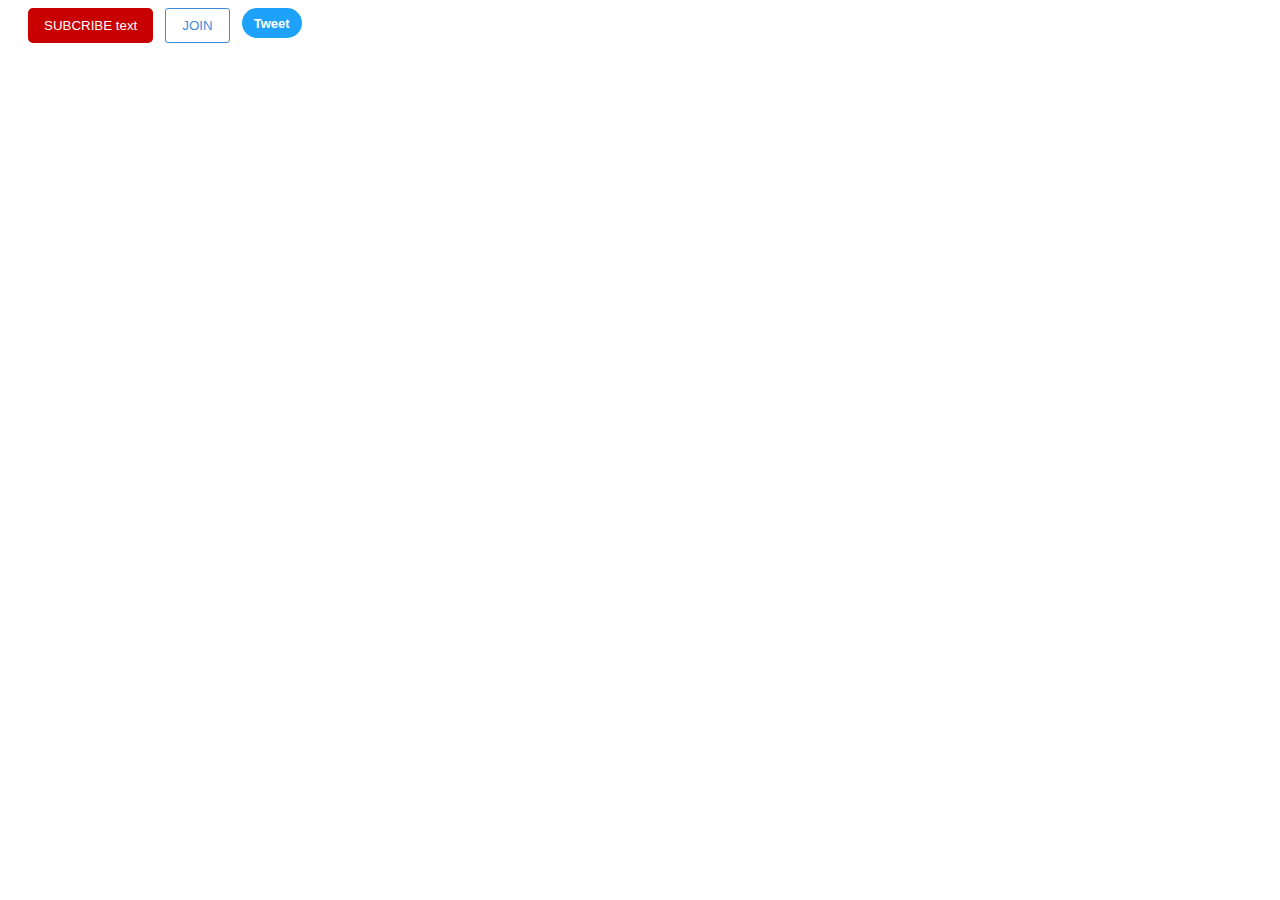
<file: index.html>
<!DOCTYPE html>
<html lang="en">
  <head>
    <meta charset="UTF-8" />
    <meta http-equiv="X-UA-Compatible" content="IE=edge" />
    <meta name="viewport" content="width=device-width, initial-scale=1.0" />
    <title>Buttons</title>
    <style>
      .subcribe-button {
        background-color: rgb(200, 0, 0);
        color: white;
        border: none;
        margin-left: 20px;
        margin-right: 8px;
        padding-left: 16px;
        padding-right: 16px;
        padding-top: 10px; 
        padding-bottom: 10px;
        border-radius: 5px;
        cursor: pointer;
        
        transition: opacity 0.15s;
       vertical-align: top;
      }
      .subcribe-button:hover {
        opacity: 0.8;
      }
      .subcribe-button:active {
        opacity: 0.4;
      }
      .join-button {
        background-color: white;
        color: rgb(62, 139, 222);
        border-color: rgb(62, 139, 222);
        border-style: solid;
        border-width: 1px;
        border-radius: 3px;
     
        padding-left: 16px;
        padding-right: 16px;
        padding-top: 9px; 
        padding-bottom: 9px;
        cursor: pointer;
        
        
        transition: background-color 0.15s, color 0.15s;
       
      }
      .join-button:hover {
        background-color: rgb(62, 139, 222);
        color: white;
      }
      .join-button:active {
        opacity: 0.7;
      }
      .tweet-button {
        background-color: rgb(30, 161, 248);
        color: white;
        border: none;
        border-radius: 15px;
        height: 30px;
        width: 60px;
        font-weight: bold;
        font-size: small;
        cursor: pointer;
        margin-left: 8px;
        transition: box-shadow 0.15s;
        vertical-align: top;
      }
      .tweet-button:hover {
        box-shadow: 3px 3px 0px rgba(0, 0, 0, 0.15);

      }
      .tweet-button:active{
        box-shadow: 5px 5px 10px rgba(0, 0, 0, 0.15);

      }
      .thumnail{       
        width: 500px;
        height: 500px;   
        cursor: pointer;
        border-radius: 250px;
        object-fit: cover;
      }
      .search{
        font-size: 50px;
        margin-left: 10px;
      }
    </style>
  </head>
  <body>
    <button class="subcribe-button">SUBCRIBE text</button>
    <button class="join-button">JOIN</button>
    <button class="tweet-button">Tweet</button>
    
  </body>
</html>
</file>
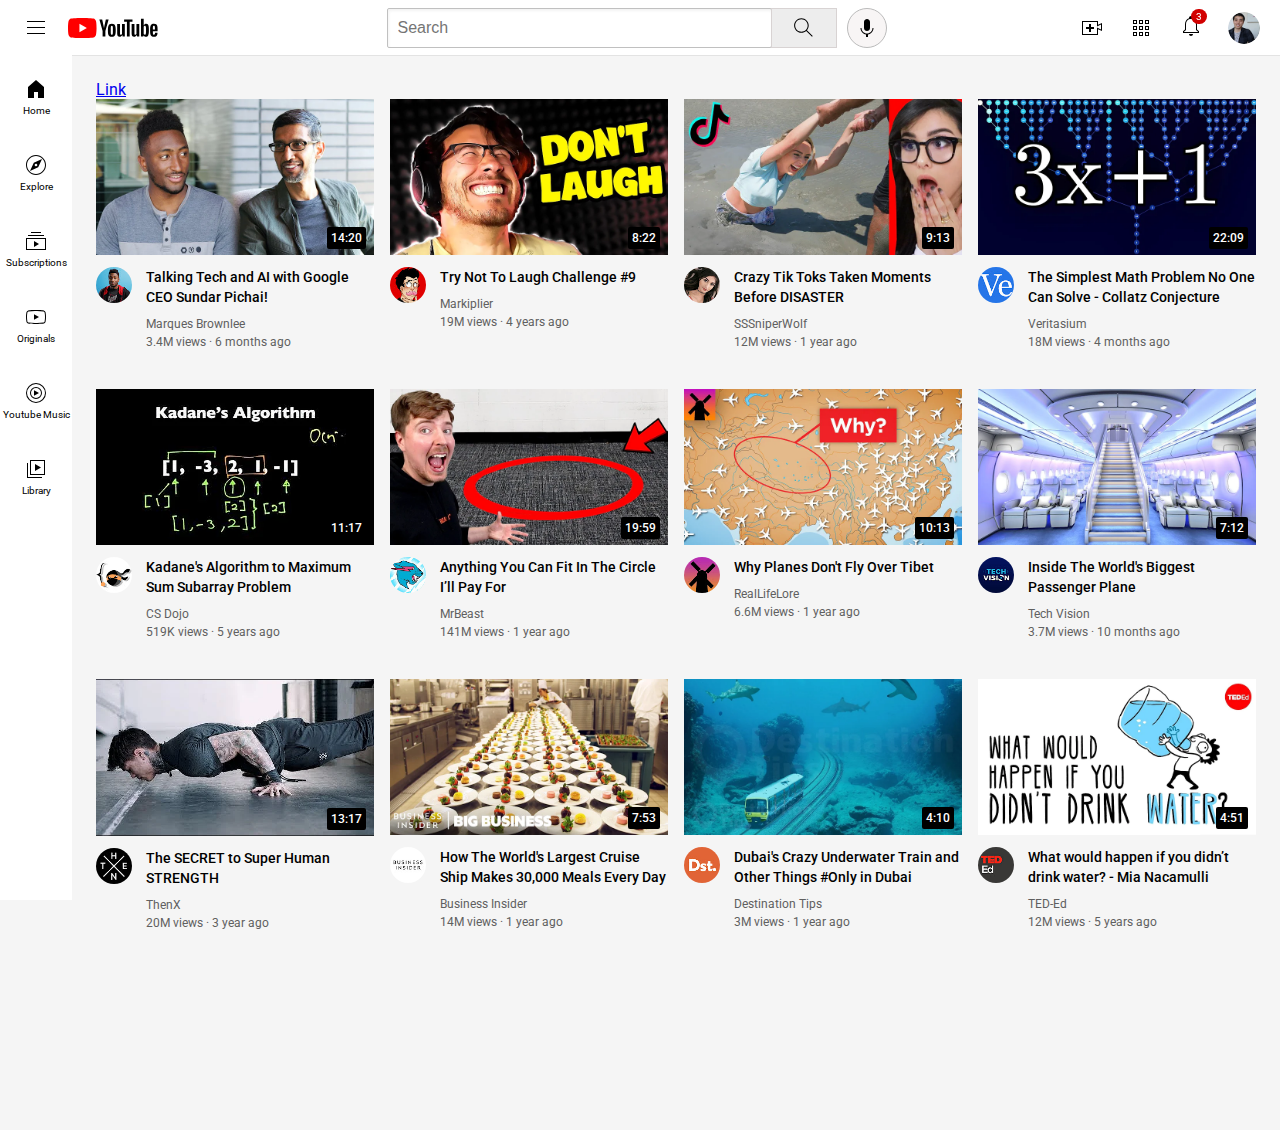
<file: youtube.html>
<!DOCTYPE html>
<html lang="en">
  <head>
    <title>Youtube.com Clone</title>
    <link rel="preconnect" href="https://fonts.googleapis.com" />
    <link rel="preconnect" href="https://fonts.gstatic.com" crossorigin />
    <link
      href="https://fonts.googleapis.com/css2?family=Roboto:wght@400;500;700&display=swap"
      rel="stylesheet"
    />
    <link rel="stylesheet" href="styles/general.css" />
    <link rel="stylesheet" href="styles/header.css" />
    <link rel="stylesheet" href="styles/video.css" />
    <link rel="stylesheet" href="styles/sidebar.css" />
  </head>
  <body>
    <header class="header">
      <div class="left-section">
        <img class="hamburger" src="icons/hamburger-menu.svg" />
        <img class="youtube-logo" src="icons/youtube-logo.svg" />
      </div>
      <div class="middle-section">
        <input class="search-bar" type="text" placeholder="Search" />
        <button class="search-button">
          <img class="search-icon" src="icons/search.svg" />
          <div class="tooltip">Search</div>
        </button>
        <button class="voice-button">
          <img class="voice-icon" src="icons/voice-search-icon.svg" />
          <div class="tooltip">Search with your voice</div>
        </button>
      </div>
      <div class="right-section">
        <div class="upload-icon-container">
          <img class="upload-icon" src="icons/upload.svg" />
          <div class="tooltip">Create</div>
        </div>

        <img class="youtube-app-icon" src="icons/youtube-apps.svg" />
        <div class="notification-icon-container">
          <img class="notification-icon" src="icons/notifications.svg" />
          <div class="notification-count">3</div>
        </div>

        <img
          class="current-user-picture"
          src="channel-pictures/my-channel.jpeg"
        />
      </div>
    </header>
    <nav class="sidebar">
      <div class="sidebar-link">
        <img src="icons/home.svg" />
        <div>Home</div>
      </div>
      <div class="sidebar-link">
        <img src="icons/explore.svg" />
        <div>Explore</div>
      </div>
      <div class="sidebar-link">
        <img src="icons/subscriptions.svg" />
        <div>Subscriptions</div>
      </div>
      <div class="sidebar-link">
        <img src="icons/originals.svg" />
        <div>Originals</div>
      </div>
      <div class="sidebar-link">
        <img src="icons/youtube-music.svg" />
        <div>Youtube Music</div>
      </div>
      <div class="sidebar-link">
        <img src="icons/library.svg" />
        <div>Library</div>
      </div> 
    </nav>
    <main>
      <a href="https://00stickman123.github.io/first-project/" target="_blank">Link</a>
      <section class="video-grid">
        <div class="video-preview">
          <div class="thumbnail-row">
            <img class="thumbnail" src="thumbnails/thumbnail-1.webp" />
            <div class="video-time">14:20</div>
          </div>
          <div class="video-info-grid">
            <div class="channel-picture">
              <img
                class="profile-picture"
                src="channel-pictures/channel-1.jpeg"
                alt=""
              />
            </div>
            <div class="video-info">
              <p class="video-tittle">
                Talking Tech and AI with Google CEO Sundar Pichai!
              </p>
              <p class="video-author">Marques Brownlee</p>
              <p class="video-stats">3.4M views &#183; 6 months ago</p>
            </div>
          </div>
        </div>
        <div class="video-preview">
          <div class="thumbnail-row">
            <img class="thumbnail" src="thumbnails/thumbnail-2.webp" alt="" />
            <div class="video-time">8:22</div>
          </div>
          <div class="video-info-grid">
            <div class="channel-picture">
              <img
                class="profile-picture"
                src="channel-pictures/channel-2.jpeg"
                alt=""
              />
            </div>
            <div class="video-info">
              <p class="video-tittle">Try Not To Laugh Challenge #9</p>
              <p class="video-author">Markiplier</p>
              <p class="video-stats">19M views &#183; 4 years ago</p>
            </div>
          </div>
        </div>
        <div class="video-preview">
          <div class="thumbnail-row">
            <img class="thumbnail" src="thumbnails/thumbnail-3.webp" alt="" />
            <div class="video-time">9:13</div>
          </div>
          <div class="video-info-grid">
            <div class="channel-picture">
              <img
                class="profile-picture"
                src="channel-pictures/channel-3.jpeg"
                alt=""
              />
            </div>
            <div class="video-info">
              <p class="video-tittle">
                Crazy Tik Toks Taken Moments Before DISASTER
              </p>
              <p class="video-author">SSSniperWolf</p>
              <p class="video-stats">12M views &#183; 1 year ago</p>
            </div>
          </div>
        </div>
        <div class="video-preview">
          <div class="thumbnail-row">
            <img class="thumbnail" src="thumbnails/thumbnail-4.webp" alt="" />
            <div class="video-time">22:09</div>
          </div>
          <div class="video-info-grid">
            <div class="channel-picture">
              <img
                class="profile-picture"
                src="channel-pictures/channel-4.jpeg"
                alt=""
              />
            </div>
            <div class="video-info">
              <p class="video-tittle">
                The Simplest Math Problem No One Can Solve - Collatz Conjecture
              </p>
              <p class="video-author">Veritasium</p>
              <p class="video-stats">18M views &#183; 4 months ago</p>
            </div>
          </div>
        </div>
        <div class="video-preview">
          <div class="thumbnail-row">
            <img class="thumbnail" src="thumbnails/thumbnail-5.webp" alt="" />
            <div class="video-time">11:17</div>
          </div>
          <div class="video-info-grid">
            <div class="channel-picture">
              <img
                class="profile-picture"
                src="channel-pictures/channel-5.jpeg"
                alt=""
              />
            </div>
            <div class="video-info">
              <p class="video-tittle">
                Kadane's Algorithm to Maximum Sum Subarray Problem
              </p>
              <p class="video-author">CS Dojo</p>
              <p class="video-stats">519K views &#183; 5 years ago</p>
            </div>
          </div>
        </div>
        <div class="video-preview">
          <div class="thumbnail-row">
            <img class="thumbnail" src="thumbnails/thumbnail-6.webp" alt="" />
            <div class="video-time">19:59</div>
          </div>
          <div class="video-info-grid">
            <div class="channel-picture">
              <img
                class="profile-picture"
                src="channel-pictures/channel-6.jpeg"
                alt=""
              />
            </div>
            <div class="video-info">
              <p class="video-tittle">
                Anything You Can Fit In The Circle I’ll Pay For
              </p>
              <p class="video-author">MrBeast</p>
              <p class="video-stats">141M views &#183; 1 year ago</p>
            </div>
          </div>
        </div>
        <div class="video-preview">
          <div class="thumbnail-row">
            <img class="thumbnail" src="thumbnails/thumbnail-7.webp" alt="" />
            <div class="video-time">10:13</div>
          </div>
          <div class="video-info-grid">
            <div class="channel-picture">
              <img
                class="profile-picture"
                src="channel-pictures/channel-7.jpeg"
                alt=""
              />
            </div>
            <div class="video-info">
              <p class="video-tittle">Why Planes Don't Fly Over Tibet</p>
              <p class="video-author">RealLifeLore</p>
              <p class="video-stats">6.6M views &#183; 1 year ago</p>
            </div>
          </div>
        </div>
        <div class="video-preview">
          <div class="thumbnail-row">
            <img class="thumbnail" src="thumbnails/thumbnail-8.webp" alt="" />
            <div class="video-time">7:12</div>
          </div>
          <div class="video-info-grid">
            <div class="channel-picture">
              <img
                class="profile-picture"
                src="channel-pictures/channel-8.jpeg"
                alt=""
              />
            </div>
            <div class="video-info">
              <p class="video-tittle">
                Inside The World's Biggest Passenger Plane
              </p>
              <p class="video-author">Tech Vision</p>
              <p class="video-stats">3.7M views &#183; 10 months ago</p>
            </div>
          </div>
        </div>
        <div class="video-preview">
          <div class="thumbnail-row">
            <img class="thumbnail" src="thumbnails/thumbnail-9.webp" alt="" />
            <div class="video-time">13:17</div>
          </div>
          <div class="video-info-grid">
            <div class="channel-picture">
              <img
                class="profile-picture"
                src="channel-pictures/channel-9.jpeg"
                alt=""
              />
            </div>
            <div class="video-info">
              <p class="video-tittle">The SECRET to Super Human STRENGTH</p>
              <p class="video-author">ThenX</p>
              <p class="video-stats">20M views &#183; 3 year ago</p>
            </div>
          </div>
        </div>
        <div class="video-preview">
          <div class="thumbnail-row">
            <img class="thumbnail" src="thumbnails/thumbnail-10.webp" alt="" />
            <div class="video-time">7:53</div>
          </div>
          <div class="video-info-grid">
            <div class="channel-picture">
              <img
                class="profile-picture"
                src="channel-pictures/channel-10.jpeg"
                alt=""
              />
            </div>
            <div class="video-info">
              <p class="video-tittle">
                How The World's Largest Cruise Ship Makes 30,000 Meals Every Day
              </p>
              <p class="video-author">Business Insider</p>
              <p class="video-stats">14M views &#183; 1 year ago</p>
            </div>
          </div>
        </div>
        <div class="video-preview">
          <div class="thumbnail-row">
            <img class="thumbnail" src="thumbnails/thumbnail-11.webp" alt="" />
            <div class="video-time">4:10</div>
          </div>
          <div class="video-info-grid">
            <div class="channel-picture">
              <img
                class="profile-picture"
                src="channel-pictures/channel-11.jpeg"
                alt=""
              />
            </div>
            <div class="video-info">
              <p class="video-tittle">
                Dubai's Crazy Underwater Train and Other Things #Only in Dubai
              </p>
              <p class="video-author">Destination Tips</p>
              <p class="video-stats">3M views &#183; 1 year ago</p>
            </div>
          </div>
        </div>
        <div class="video-preview">
          <div class="thumbnail-row">
            <img class="thumbnail" src="thumbnails/thumbnail-12.webp" alt="" />
            <div class="video-time">4:51</div>
          </div>
          <div class="video-info-grid">
            <div class="channel-picture">
              <img
                class="profile-picture"
                src="channel-pictures/channel-12.jpeg"
                alt=""
              />
            </div>
            <div class="video-info">
              <p class="video-tittle">
                What would happen if you didn’t drink water? - Mia Nacamulli
              </p>
              <p class="video-author">TED-Ed</p>
              <p class="video-stats">12M views &#183; 5 years ago</p>
            </div>
          </div>
        </div>
      </section>
    </main>
  </body>
</html>
</file>
<file: styles/general.css>
p {
    margin-top: 0;
    margin-bottom: 0;
  }
 body{
  font-family: Roboto, arial;
   margin: 0;
   padding-top: 80px;
   padding-left: 96px;
  padding-right: 24px;
  padding-bottom: 200px;
  background-color: rgb(245, 245, 245);
 }
</file>
<file: styles/header.css>
.header{
    height: 55px;
    display: flex;
    flex-direction: row;
    justify-content: space-between;
    position:fixed;
    top: 0;
    left: 0;
    right: 0;
    background-color: white;
    border-bottom-width: 1px;
    border-bottom-style:solid;
    border-bottom-color: rgb(227, 227, 227);
    z-index: 100;
}
.left-section{
    display: flex;
    align-items: center;
}
.middle-section{
    flex: 1;
    margin-left: 70px;
    margin-right: 35px;
    max-width: 500px;
    display: flex;
    align-items: center;
}
.right-section{
    width: 180px;
    margin-right: 20px;
    display: flex;
    align-items: center;
    justify-content: space-between;
    flex-shrink: 0;
}
.hamburger{
    height: 24px;
    margin-left: 24px;
    margin-right: 20px;
    cursor: pointer;
}
.youtube-logo{
    height: 20px;
    cursor: pointer;
}
.search-button{
    height: 40px;
    width: 66px;
    background-color:rgb(237, 237, 237);
    border-width: 1px;
    border-style:solid;
    border-color: rgb(216, 211, 211);
    margin-left: -1px;
    margin-right: 10px;
    cursor: pointer;
}
.search-button,
.voice-button,
.upload-icon-container{
    display: flex;
    justify-content: center;
    align-items: center;
    position: relative;
}
.search-button .tooltip,
.voice-button .tooltip,
.upload-icon-container .tooltip{
    position: absolute;
    background-color: grey;
    color: white;
    padding-top: 4px;
    padding-bottom: 4px;
    padding-left: 8px;
    padding-right: 8px;
    border-radius: 2px;
    font-size: 12px;
    bottom: -30px;
    opacity: 0;
    transition: opacity 0.15s;
    pointer-events: none;
    white-space: nowrap;
    font-family: Roboto,Arial;
}
.search-button:hover .tooltip,
.voice-button:hover .tooltip,
.upload-icon-container:hover .tooltip{
    opacity: 1;
}
.voice-button{
    height: 40px;
    width: 40px;
   border-radius: 20px;
   border-width: 1px;
   border-style:solid;
   border-color: rgb(186, 186, 186);
   background-color: rgb(248, 245, 245);
   cursor: pointer;
   
}
.search-bar{
    flex: 1;
    height: 36px;
    padding-left: 10px;
    font-size: 16px;
    border: 1px solid rgb(192, 192, 192);
    border-radius: 2px;
    box-shadow: inset 1px 2px 3px rgba(0, 0, 0, 0.05);
    width: 0;
}
.search-bar:focus{
    box-shadow: 2px 1px 5px rgba(43, 42, 42, 0.2);
    outline: none;
}
.search-bar::placeholder{
    font-size: 16px;
}
.search-icon{
    height: 25px;
}
.voice-icon{
    height: 24px;
}
.upload-icon{
   height: 24px; 
   cursor: pointer;
}
.youtube-app-icon{
    height: 24px; 
    cursor: pointer;
}
.notification-icon{
    height: 24px; 
    cursor: pointer;
}
.current-user-picture{
    height: 32px; 
    border-radius: 16px ;
    cursor: pointer;
}
.notification-icon-container{
    position: relative;
   }
   .notification-count{
    position: absolute;
    background-color: rgb(210, 1, 1);
    top: -5px;
    right: -4px;
    color: white;

    font-size: 10px;
    padding-left: 5px;
    padding-right: 5px;
    padding-top: 2px;
    padding-bottom: 2px;
    border-radius: 10px;
   }
</file>
<file: styles/video.css>
.thumbnail {
    width: 100%;
  }
  

  .video-tittle {
    margin-top: 0;
    font-size: 14px;
    font-weight: 500;
    line-height: 20px;
    margin-bottom: 10px;
  }

  .profile-picture {
    width: 36px;
    border-radius: 18px;
  }
  .thumbnail-row {
    margin-bottom: 8px;
    position: relative;
  }
  .video-author,
  .video-stats {
    font-size: 12px;
    color: rgb(96, 96, 96);
  }
  .video-author {
    margin-bottom: 4px;
  }
  .video-info-grid {
    display: grid;
    grid-template-columns: 50px 1fr;
  }
  .video-grid {
    display: grid;
    grid-template-columns: 1fr 1fr 1fr;
    column-gap: 16px;
    row-gap: 40px;
   
  }


  @media (max-width: 750px){
 .video-grid{
  grid-template-columns: 1fr 1fr;
 }
  }

@media (min-width: 751px) and (max-width: 999){
  .video-grid{
    grid-template-columns: 1fr 1fr 1fr;
   }

}

  @media(min-width: 1000px){
    .video-grid{
      grid-template-columns: 1fr 1fr 1fr 1fr;
     }
  }

 .video-time{
  position: absolute;
  background-color: black;
  color: white;
  bottom: 10px;
  right: 8px;
  font-size: 12px;
  font-weight: 500;
  padding: 4px;
  border-radius: 2px;
 }
</file>
<file: styles/sidebar.css>
.sidebar{
    position: fixed;
    left: 0;
    bottom: 0;
    top: 55px;
    background-color: white;
    width: 72px;
    z-index: 101;
    padding-top: 4px;
    
}
.sidebar-link{
    height: 75px;
    margin-bottom: 1px;
    display: flex;
    justify-content: center;
    align-items: center;
    flex-direction: column;
    cursor: pointer;
}
.sidebar-link:hover{
    background-color: rgb(238, 238, 238);
}
.sidebar-link img{
    height: 24px;
    margin-bottom: 4px;
}
.sidebar-link div{
    font-size: 10px;
}
</file>
